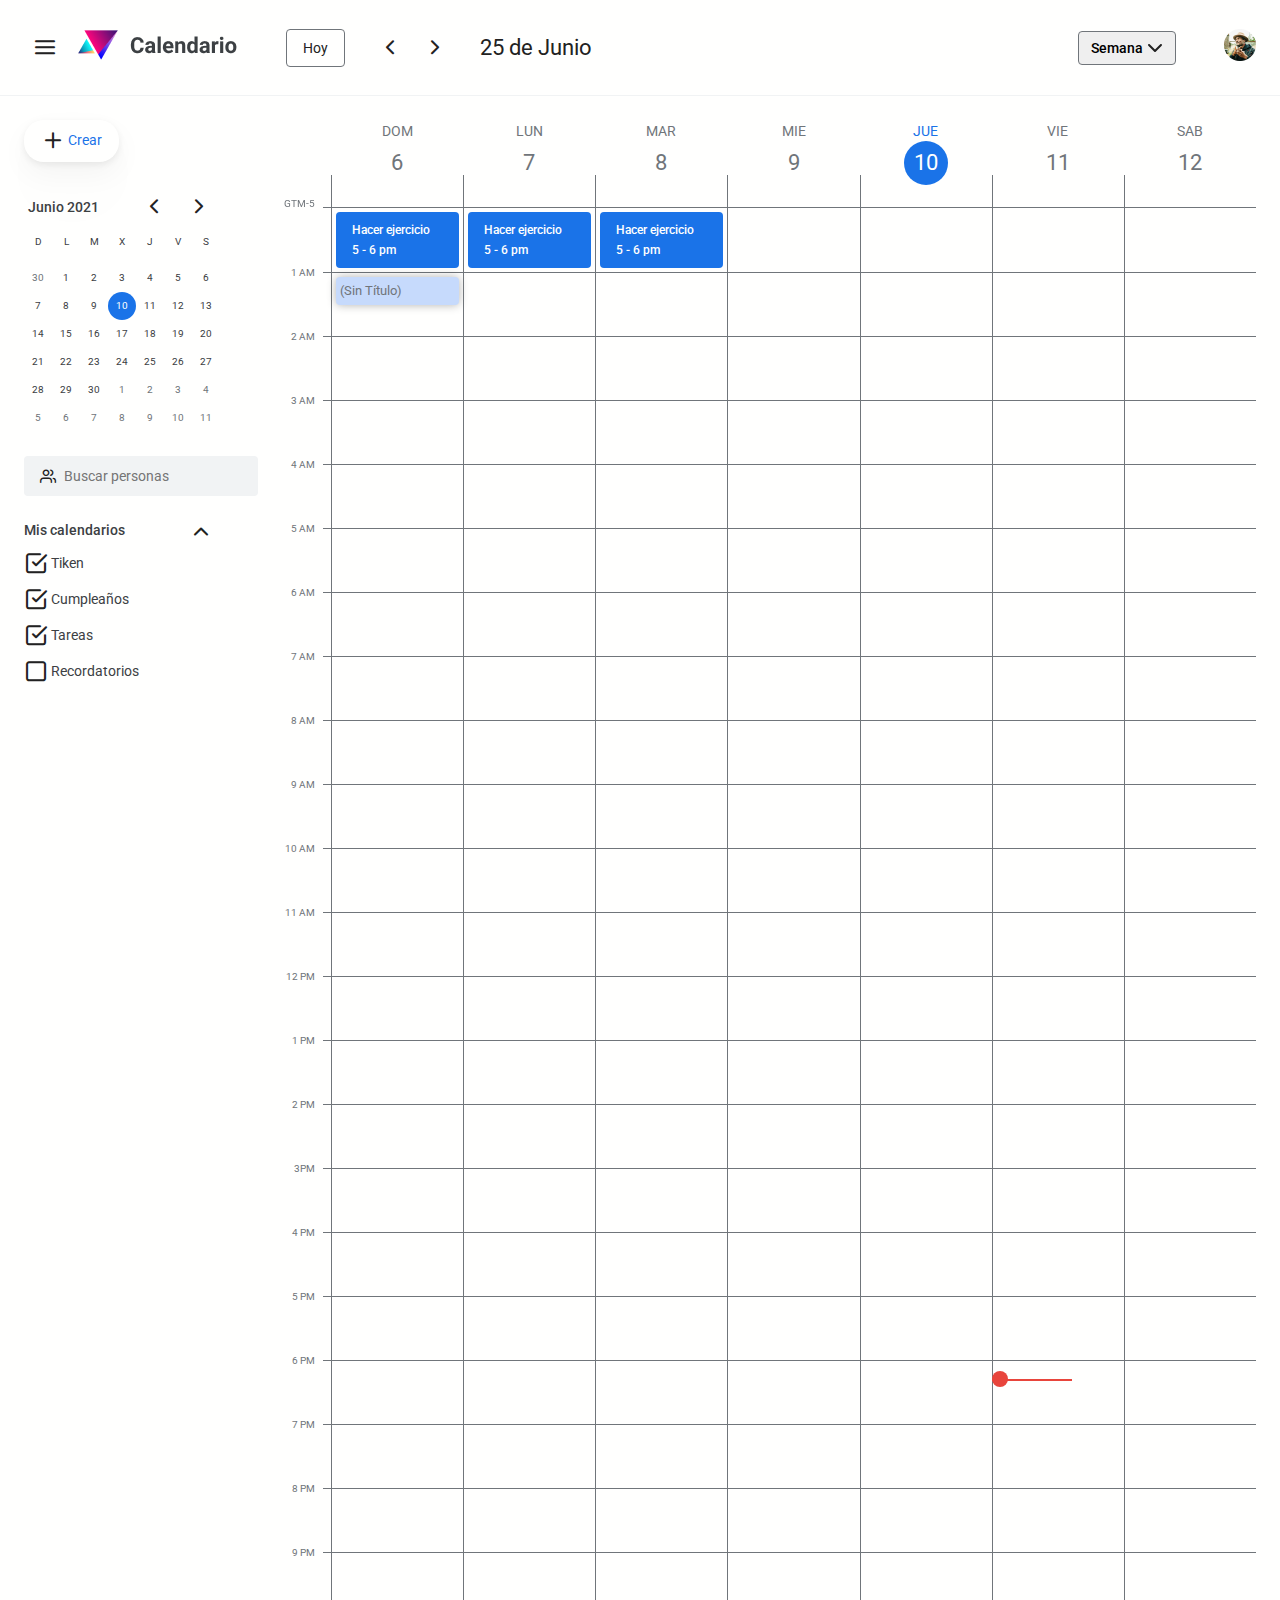
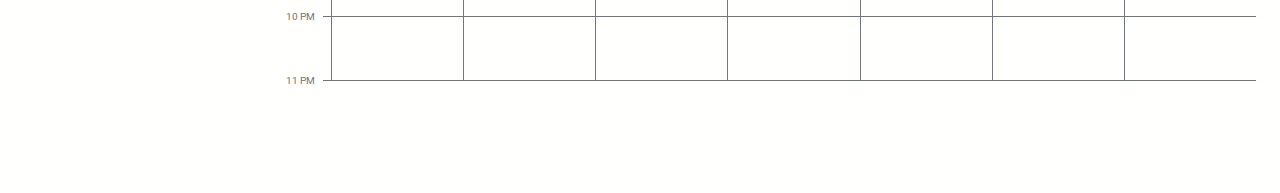
<file: index.html>
<!DOCTYPE html>
<html lang="en">
<head>
  <meta charset="UTF-8">
  <meta name="viewport" content="width=device-width, initial-scale=1.0">
  <title>Google Calendar</title>
  <link rel="stylesheet" href="./css/index.css">
  <link rel="preconnect" href="https://fonts.googleapis.com">
  <link rel="preconnect" href="https://fonts.gstatic.com" crossorigin>
  <link href="https://fonts.googleapis.com/css2?family=Roboto:wght@400;500&display=swap" rel="stylesheet">
</head>
<body>
  <div class="page">
    <header class="header">
      <div class="headerPrimary">
        <div class="headerLogo">
          <button class="button is-compact" aria-label="menu">
            <i class="icon-hamburguerButton"></i>
          </button>
          <a href="/" aria-current="page" aria-label="Calendar" tabindex="-1">
            <picture>
              <source media="(prefers-color-scheme: dark)" srcset="./assets/images/logo-dark-mode.png">
              <img src="./assets/images/logo.png" width="164px" height="48px" alt="Logo Google Calendar" />
            </picture>
          </a>
        </div>
        <div class="calendarStatus">
          <button class="button is-secondary">Hoy</button>
          <span class="calendarStatus-navigation">
            <a href="#" class="button is-compact" aria-label="Semana anterior">
              <i class="icon-chevronLeft" aria-hidden="true"></i>
            </a>
            <a href="#" class="button is-compact" aria-label="Siguiente semana">
              <i class="icon-chevronRight" aria-hidden="true"></i>
            </a>
          </span>
          <time class="calendarStatus-date" datetime="25-06-2021">25 de Junio</time>
        </div>
      </div>
      <div class="headerSecondary">
        <select class="select" name="" id="">
          <option value="">Semana</option>
          <option value="">Día</option>
        </select>
        <a href="#user">
          <img src="./assets/images/ellipse.png" width="32px" height="32px" alt="User">
        </a>
    </header>

    <div class="sidebar">

      <a class="button is-rounded is-shadowed" href="#">
        <i class="icon-plus" aria-hidden="true"></i> <span>Crear</span>
      </a>

      <div class="miniCalendar" aria-label="Calendario de navegación">
        <div class="miniCalendar-status">
          <time class="miniCalendar-date" datetime="2021-06">Junio 2021</time>
          <div class="miniCalendar-navigation">
            <a class="button is-compact" href="prevMonth" aria-label="Mes anterior">
              <i class="icon-chevronLeft" aria-hidden="true"></i>
            </a>
            <a class="button is-compact" href="#nextMonth" aria-label="Siguiente mes">
              <i class="icon-chevronRight" aria-hidden="true"></i>
            </a>
          </div>
        </div>
        <div class="miniCalendar-header">
          <span class="miniCalendar-weekDay">D</span>
          <span class="miniCalendar-weekDay">L</span>
          <span class="miniCalendar-weekDay">M</span>
          <span class="miniCalendar-weekDay">X</span>
          <span class="miniCalendar-weekDay">J</span>
          <span class="miniCalendar-weekDay">V</span>
          <span class="miniCalendar-weekDay">S</span>
        </div>
        <div class="miniCalendar-month">
          <div class="miniCalendar-monthDay is-inactive">30</div>
          <div class="miniCalendar-monthDay">1</div>
          <div class="miniCalendar-monthDay">2</div>
          <div class="miniCalendar-monthDay">3</div>
          <div class="miniCalendar-monthDay">4</div>
          <div class="miniCalendar-monthDay">5</div>
          <div class="miniCalendar-monthDay">6</div>
          <div class="miniCalendar-monthDay">7</div>
          <div class="miniCalendar-monthDay">8</div>
          <div class="miniCalendar-monthDay">9</div>
          <div class="miniCalendar-monthDay is-selected">10</div>
          <div class="miniCalendar-monthDay">11</div>
          <div class="miniCalendar-monthDay">12</div>
          <div class="miniCalendar-monthDay">13</div>
          <div class="miniCalendar-monthDay">14</div>
          <div class="miniCalendar-monthDay">15</div>
          <div class="miniCalendar-monthDay">16</div>
          <div class="miniCalendar-monthDay">17</div>
          <div class="miniCalendar-monthDay">18</div>
          <div class="miniCalendar-monthDay">19</div>
          <div class="miniCalendar-monthDay">20</div>
          <div class="miniCalendar-monthDay">21</div>
          <div class="miniCalendar-monthDay">22</div>
          <div class="miniCalendar-monthDay">23</div>
          <div class="miniCalendar-monthDay">24</div>
          <div class="miniCalendar-monthDay">25</div>
          <div class="miniCalendar-monthDay">26</div>
          <div class="miniCalendar-monthDay">27</div>
          <div class="miniCalendar-monthDay">28</div>
          <div class="miniCalendar-monthDay">29</div>
          <div class="miniCalendar-monthDay">30</div>
          <div class="miniCalendar-monthDay is-inactive">1</div>
          <div class="miniCalendar-monthDay is-inactive">2</div>
          <div class="miniCalendar-monthDay is-inactive">3</div>
          <div class="miniCalendar-monthDay is-inactive">4</div>
          <div class="miniCalendar-monthDay is-inactive">5</div>
          <div class="miniCalendar-monthDay is-inactive">6</div>
          <div class="miniCalendar-monthDay is-inactive">7</div>
          <div class="miniCalendar-monthDay is-inactive">8</div>
          <div class="miniCalendar-monthDay is-inactive">9</div>
          <div class="miniCalendar-monthDay is-inactive">10</div>
          <div class="miniCalendar-monthDay is-inactive">11</div>
        </div>
      </div>

      <form class="search" role="search" aria-label="Buscar personas">
        <i class="icon-users" aria-hidden="true"></i>
        <input type="search" placeholder="Buscar personas">
      </form>

      <div class="myCalendars" role="doc-pagelist" aria-label="Mis calendarios" role="list">
          <div class="myCalendars-text">
            <p>Mis calendarios</p>
            <span>
              <i class="icon-chevronUp" aria-hidden="true"></i>
            </span>
          </div>

          <ul aria-label="Lista de mis calendarios">

            <li>
              <i class="icon-checkSquare" aria-hidden="true"></i> Tiken
            </li>

            <li>
              <i class="icon-checkSquare" aria-hidden="true"></i> Cumpleaños
            </li>

            <li>
              <i class="icon-checkSquare" aria-hidden="true"></i> Tareas
            </li>

            <li>
              <i class="icon-check" aria-hidden="true"></i> Recordatorios
            </li>
          </ul>

      </div>

    </div>

    <main class="calendar">
      <div class="currentTime"></div>
      <div class="calendar-week">
        <div class="timezoneCell">GTM-5</div>
        <h2 class="calendarDay">
          <a href="./calendar-by-day.html" aria-label="Domingo 6 de Junio">
            <time datetime="2021-06-07">
              <span>DOM</span> <br>
              <span>6</span>
            </time>
          </a>
        </h2>
        <h2 class="calendarDay">
          <a href="./calendar-by-day.html" aria-label="Lunes 7 de Junio">
            <time datetime="07-06-2021">
              <span>LUN</span> <br>
              <span>7</span>
            </time>
          </a>
        </h2>
        <h2 class="calendarDay">
          <a href="./calendar-by-day.html" aria-label="Martes 8 de Junio">
            <time datetime="08-06-2021">
              <span>MAR</span> <br>
              <span>8</span>
            </time>
          </a>
        </h2>
        <h2 class="calendarDay">
          <a href="./calendar-by-day.html" aria-label="Miércoles 9 de Junio">
            <time datetime="09-06-2021">
              <span>MIE</span> <br>
              <span>9</span>
            </time>
          </a>
        </h2>
        <h2 class="calendarDay is-selected">
          <a href="./calendar-by-day.html" aria-label="Jueves 10 de Junio">
            <time datetime="10-06-2021">
              <span>JUE</span> <br>
              <span>10</span>
            </time>
          </a>
        </h2>
        <h2 class="calendarDay">
          <a href="./calendar-by-day.html" aria-label="Viernes 11 de Junio">
            <time datetime="11-06-2021">
              <span>VIE</span> <br>
              <span>11</span>
            </time>
          </a>
        </h2>
        <h2 class="calendarDay">
          <a href="./calendar-by-day.html" aria-label="Sábado 12 de Junio">
            <time datetime="12-06-2021">
              <span>SAB</span> <br>
              <span>12</span>
            </time>
          </a>
        </h2>
        <span class="hourCell"></span>

        <div class="taskCell">
          <div tabindex="0" class="task" aria-label="de 17:00 a 18:00, hacer ejercicio">
            <p>Hacer ejercicio</p>
            <p>
              <time datetime="17:00">5</time> - <time datetime="18:00">6 pm</time>
            </p>
          </div>
        </div>
        <div class="taskCell">
          <div tabindex="0" class="task" aria-label="de 17:00 a 18:00, hacer ejercicio">
            <p>Hacer ejercicio</p>
            <p>
              <time datetime="17:00">5</time> - <time datetime="18:00">6 pm</time>
            </p>
          </div>
        </div>
        <div class="taskCell">
          <div tabindex="0" class="task" aria-label="de 17:00 a 18:00, hacer ejercicio">
            <p>Hacer ejercicio</p>
            <p>
              <time datetime="17:00">5</time> - <time datetime="18:00">6 pm</time>
            </p>
          </div>
        </div>
        <div class="taskCell"></div>
        <div class="taskCell"></div>
        <div class="taskCell"></div>
        <div class="taskCell"></div>
        <span class="hourCell">1 AM</span>
        <div class="taskCell is-active">
        </div>
        <div class="taskCell">
        </div>
        <div class="taskCell">
        </div>
        <div class="taskCell"></div>
        <div class="taskCell"></div>
        <div class="taskCell"></div>
        <div class="taskCell"></div>
        <span class="hourCell">2 AM</span>
        <div class="taskCell">
        </div>
        <div class="taskCell">
        </div>
        <div class="taskCell">
        </div>
        <div class="taskCell"></div>
        <div class="taskCell"></div>
        <div class="taskCell"></div>
        <div class="taskCell"></div>
        <span class="hourCell">3 AM</span>
        <div class="taskCell">
        </div>
        <div class="taskCell">
        </div>
        <div class="taskCell">
        </div>
        <div class="taskCell"></div>
        <div class="taskCell"></div>
        <div class="taskCell"></div>
        <div class="taskCell"></div>
        <span class="hourCell">4 AM</span>
        <div class="taskCell">
        </div>
        <div class="taskCell">
        </div>
        <div class="taskCell">
        </div>
        <div class="taskCell"></div>
        <div class="taskCell"></div>
        <div class="taskCell"></div>
        <div class="taskCell"></div>
        <span class="hourCell">5 AM</span>
        <div class="taskCell">
        </div>
        <div class="taskCell">
        </div>
        <div class="taskCell">
        </div>
        <div class="taskCell"></div>
        <div class="taskCell"></div>
        <div class="taskCell"></div>
        <div class="taskCell"></div>
        <span class="hourCell">6 AM</span>
        <div class="taskCell">
        </div>
        <div class="taskCell">
        </div>
        <div class="taskCell">
        </div>
        <div class="taskCell"></div>
        <div class="taskCell"></div>
        <div class="taskCell"></div>
        <div class="taskCell"></div>
        <span class="hourCell">7 AM</span>
        <div class="taskCell">
        </div>
        <div class="taskCell">
        </div>
        <div class="taskCell">
        </div>
        <div class="taskCell"></div>
        <div class="taskCell"></div>
        <div class="taskCell"></div>
        <div class="taskCell"></div>
        <span class="hourCell">8 AM</span>
        <div class="taskCell">
        </div>
        <div class="taskCell">
        </div>
        <div class="taskCell">
        </div>
        <div class="taskCell"></div>
        <div class="taskCell"></div>
        <div class="taskCell"></div>
        <div class="taskCell"></div>
        <span class="hourCell">9 AM</span>
        <div class="taskCell">
        </div>
        <div class="taskCell">
        </div>
        <div class="taskCell">
        </div>
        <div class="taskCell"></div>
        <div class="taskCell"></div>
        <div class="taskCell"></div>
        <div class="taskCell"></div>
        <span class="hourCell">10 AM</span>
        <div class="taskCell">
        </div>
        <div class="taskCell">
        </div>
        <div class="taskCell">
        </div>
        <div class="taskCell"></div>
        <div class="taskCell"></div>
        <div class="taskCell"></div>
        <div class="taskCell"></div>
        <span class="hourCell">11 AM</span>
        <div class="taskCell">
        </div>
        <div class="taskCell">
        </div>
        <div class="taskCell">
        </div>
        <div class="taskCell"></div>
        <div class="taskCell"></div>
        <div class="taskCell"></div>
        <div class="taskCell"></div>
        <span class="hourCell">12 PM</span>
        <div class="taskCell">
        </div>
        <div class="taskCell">
        </div>
        <div class="taskCell">
        </div>
        <div class="taskCell"></div>
        <div class="taskCell"></div>
        <div class="taskCell"></div>
        <div class="taskCell"></div>
        <span class="hourCell">1 PM</span>
        <div class="taskCell">
        </div>
        <div class="taskCell">
        </div>
        <div class="taskCell">
        </div>
        <div class="taskCell"></div>
        <div class="taskCell"></div>
        <div class="taskCell"></div>
        <div class="taskCell"></div>
        <span class="hourCell">2 PM</span>
        <div class="taskCell">
        </div>
        <div class="taskCell">
        </div>
        <div class="taskCell">
        </div>
        <div class="taskCell"></div>
        <div class="taskCell"></div>
        <div class="taskCell"></div>
        <div class="taskCell"></div>
        <span class="hourCell">3PM</span>
        <div class="taskCell">
        </div>
        <div class="taskCell">
        </div>
        <div class="taskCell">
        </div>
        <div class="taskCell"></div>
        <div class="taskCell"></div>
        <div class="taskCell"></div>
        <div class="taskCell"></div>
        <span class="hourCell">4 PM</span>
        <div class="taskCell">
        </div>
        <div class="taskCell">
        </div>
        <div class="taskCell">
        </div>
        <div class="taskCell"></div>
        <div class="taskCell"></div>
        <div class="taskCell"></div>
        <div class="taskCell"></div>
        <span class="hourCell">5 PM</span>
        <div class="taskCell">
        </div>
        <div class="taskCell">
        </div>
        <div class="taskCell">
        </div>
        <div class="taskCell"></div>
        <div class="taskCell"></div>
        <div class="taskCell"></div>
        <div class="taskCell"></div>
        <span class="hourCell">6 PM</span>
        <div class="taskCell">
        </div>
        <div class="taskCell">
        </div>
        <div class="taskCell">
        </div>
        <div class="taskCell"></div>
        <div class="taskCell"></div>
        <div class="taskCell"></div>
        <div class="taskCell"></div>
        <span class="hourCell">7 PM</span>
        <div class="taskCell">
        </div>
        <div class="taskCell">
        </div>
        <div class="taskCell">
        </div>
        <div class="taskCell"></div>
        <div class="taskCell"></div>
        <div class="taskCell"></div>
        <div class="taskCell"></div>
        <span class="hourCell">8 PM</span>
        <div class="taskCell">
        </div>
        <div class="taskCell">
        </div>
        <div class="taskCell">
        </div>
        <div class="taskCell"></div>
        <div class="taskCell"></div>
        <div class="taskCell"></div>
        <div class="taskCell"></div>
        <span class="hourCell">9 PM</span>
        <div class="taskCell">
        </div>
        <div class="taskCell">
        </div>
        <div class="taskCell">
        </div>
        <div class="taskCell"></div>
        <div class="taskCell"></div>
        <div class="taskCell"></div>
        <div class="taskCell"></div>
        <span class="hourCell">10 PM</span>
        <div class="taskCell">
        </div>
        <div class="taskCell">
        </div>
        <div class="taskCell">
        </div>
        <div class="taskCell"></div>
        <div class="taskCell"></div>
        <div class="taskCell"></div>
        <div class="taskCell"></div>
        <span class="hourCell">11 PM</span>
      </div>
    </main>

  </div>

  <!-- MODAL -->

  <div>
    <dialog class="modal">
      <form class="createTask">
        <div class="input is-outstanding">
          <div class="input-body">
            <input required name="title" type="text" placeholder="Añade un título">
          </div>
        </div>
        <div class="input">
          <i class="icon-clock"></i>
          <div class="input-body">
            <input type="date" name="date" required>
            <input type="time" name="time-start" required>
            <input type="time" name="time-end" required>
          </div>
        </div>

        <div class="input">
          <i class="icon-users"></i>
          <div class="input-body">
            <input type="text" list="guests" name="guests" placeholder="Agregar invitados" required>
            <datalist id="guests">
              <option value="Leonidas"></option>
              <option value="Carlos"></option>
              <option value="Cristopher"></option>
              <option value="Miguel"></option>
              <option value="Sandra"></option>
            </datalist>
          </div>
        </div>
        <div class="input">
          <i class="icon-gps"></i>
          <div class="input-body">
            <input name="location" type="text" placeholder="Agregar ubicación">
          </div>
        </div>
        <div class="input">
          <i class="icon-text"></i>
          <div class="input-body">
            <input type="file" multiple>
          </div>
        </div>
        <div class="input">
          <i class="icon-text"></i>
          <div class="input-body">
            <textarea name="description" id="" cols="30" rows="2" placeholder="Agregar descripción"></textarea>
          </div>
        </div>
      </form>
      <div class="modal-actions">
        <button class="button" id="close-modal">
          Cancelar
        </button>
        <button class="button is-primary">
          Guardar
        </button>
      </div>
    </dialog>
  </div>

  <script src="./js/app.js" type="module"></script>
</body>
</html>
</file>
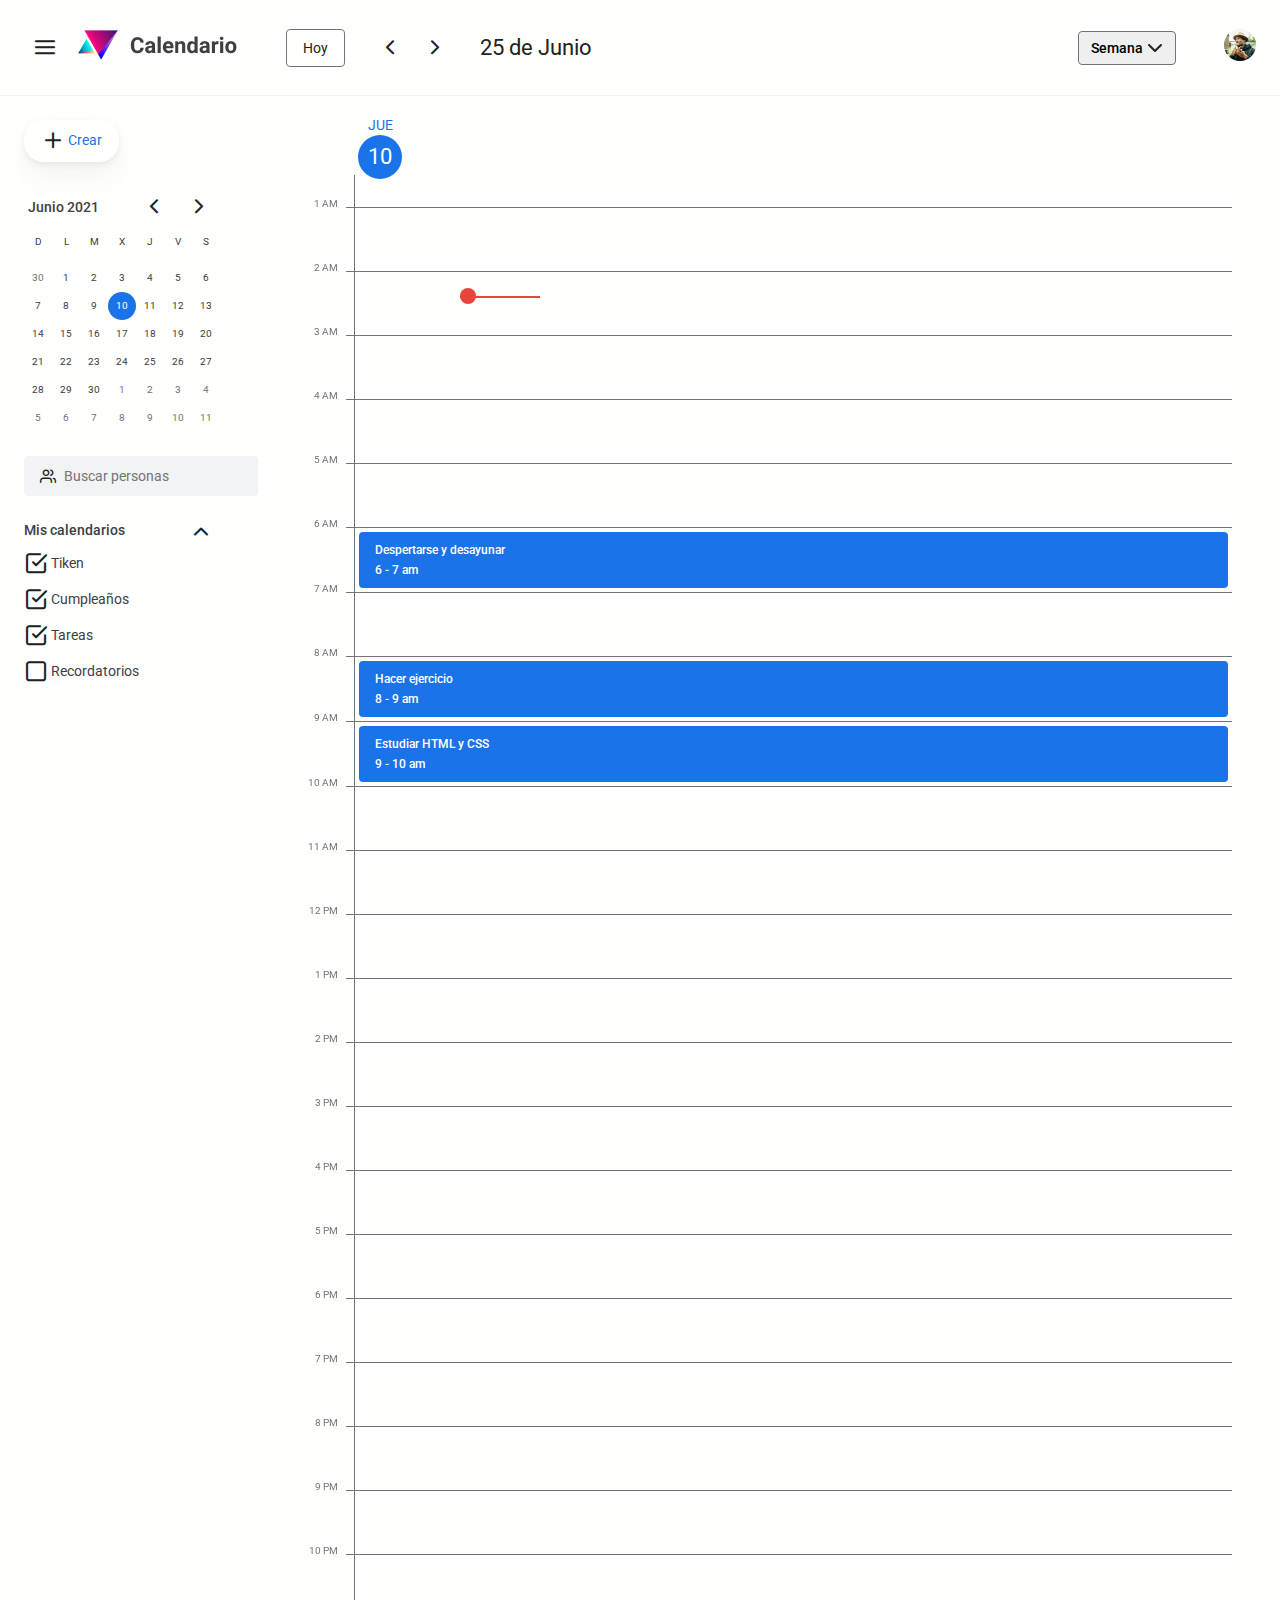
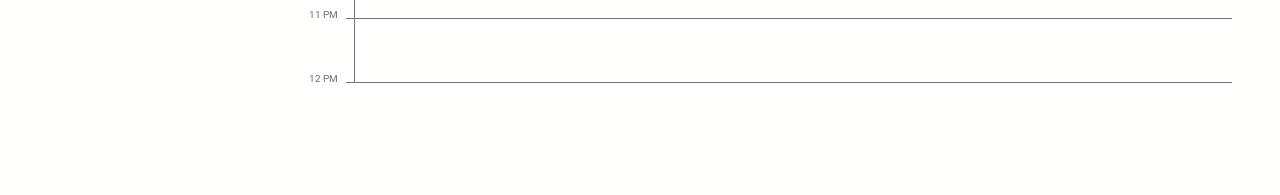
<file: calendar-by-day.html>
<!DOCTYPE html>
<html lang="en">
<head>
  <meta charset="UTF-8">
  <meta name="viewport" content="width=device-width, initial-scale=1.0">
  <title>Google Calendar - Jueves 10 de Junio</title>
  <link rel="stylesheet" href="./css/index.css">
  <link rel="preconnect" href="https://fonts.googleapis.com">
  <link rel="preconnect" href="https://fonts.gstatic.com" crossorigin>
  <link href="https://fonts.googleapis.com/css2?family=Roboto:wght@400;500&display=swap" rel="stylesheet">
</head>
<body>
  <div class="page">
    <header class="header">
      <div class="headerPrimary">
        <div class="headerLogo">
          <button class="button is-compact" aria-label="menu">
            <i class="icon-hamburguerButton"></i>
          </button>
          <a href="/" aria-current="page" aria-label="Calendar" tabindex="-1">
            <picture>
              <source media="(prefers-color-scheme: dark)" srcset="./assets/images/logo-dark-mode.png">
              <img src="./assets/images/logo.png" width="164px" height="48px" alt="Logo Google Calendar" />
            </picture>
          </a>
        </div>
        <div class="calendarStatus">
          <button class="button is-secondary">Hoy</button>
          <span class="calendarStatus-navigation">
            <a href="#" class="button is-compact" aria-label="Semana anterior">
              <i class="icon-chevronLeft" aria-hidden="true"></i>
            </a>
            <a href="#" class="button is-compact" aria-label="Siguiente semana">
              <i class="icon-chevronRight" aria-hidden="true"></i>
            </a>
          </span>
          <time class="calendarStatus-date" datetime="25-06-2021">25 de Junio</time>
        </div>
      </div>
      <div class="headerSecondary">
        <select class="select" name="" id="">
          <option value="">Semana</option>
          <option value="">Día</option>
        </select>
        <a href="#user">
          <img src="./assets/images/ellipse.png" width="32px" height="32px" alt="User">
        </a>
    </header>

    <div class="sidebar">

      <a class="button is-rounded is-shadowed" href="#">
        <i class="icon-plus" aria-hidden="true"></i> <span>Crear</span>
      </a>

      <div class="miniCalendar" aria-label="Calendario de navegación">
        <div class="miniCalendar-status">
          <time class="miniCalendar-date" datetime="2021-06">Junio 2021</time>
          <div class="miniCalendar-navigation">
            <a class="button is-compact" href="prevMonth" aria-label="Mes anterior">
              <i class="icon-chevronLeft" aria-hidden="true"></i>
            </a>
            <a class="button is-compact" href="#nextMonth" aria-label="Siguiente mes">
              <i class="icon-chevronRight" aria-hidden="true"></i>
            </a>
          </div>
        </div>
        <div class="miniCalendar-header">
          <span class="miniCalendar-weekDay">D</span>
          <span class="miniCalendar-weekDay">L</span>
          <span class="miniCalendar-weekDay">M</span>
          <span class="miniCalendar-weekDay">X</span>
          <span class="miniCalendar-weekDay">J</span>
          <span class="miniCalendar-weekDay">V</span>
          <span class="miniCalendar-weekDay">S</span>
        </div>
        <div class="miniCalendar-month">
          <div class="miniCalendar-monthDay is-inactive">30</div>
          <div class="miniCalendar-monthDay">1</div>
          <div class="miniCalendar-monthDay">2</div>
          <div class="miniCalendar-monthDay">3</div>
          <div class="miniCalendar-monthDay">4</div>
          <div class="miniCalendar-monthDay">5</div>
          <div class="miniCalendar-monthDay">6</div>
          <div class="miniCalendar-monthDay">7</div>
          <div class="miniCalendar-monthDay">8</div>
          <div class="miniCalendar-monthDay">9</div>
          <div class="miniCalendar-monthDay is-selected">10</div>
          <div class="miniCalendar-monthDay">11</div>
          <div class="miniCalendar-monthDay">12</div>
          <div class="miniCalendar-monthDay">13</div>
          <div class="miniCalendar-monthDay">14</div>
          <div class="miniCalendar-monthDay">15</div>
          <div class="miniCalendar-monthDay">16</div>
          <div class="miniCalendar-monthDay">17</div>
          <div class="miniCalendar-monthDay">18</div>
          <div class="miniCalendar-monthDay">19</div>
          <div class="miniCalendar-monthDay">20</div>
          <div class="miniCalendar-monthDay">21</div>
          <div class="miniCalendar-monthDay">22</div>
          <div class="miniCalendar-monthDay">23</div>
          <div class="miniCalendar-monthDay">24</div>
          <div class="miniCalendar-monthDay">25</div>
          <div class="miniCalendar-monthDay">26</div>
          <div class="miniCalendar-monthDay">27</div>
          <div class="miniCalendar-monthDay">28</div>
          <div class="miniCalendar-monthDay">29</div>
          <div class="miniCalendar-monthDay">30</div>
          <div class="miniCalendar-monthDay is-inactive">1</div>
          <div class="miniCalendar-monthDay is-inactive">2</div>
          <div class="miniCalendar-monthDay is-inactive">3</div>
          <div class="miniCalendar-monthDay is-inactive">4</div>
          <div class="miniCalendar-monthDay is-inactive">5</div>
          <div class="miniCalendar-monthDay is-inactive">6</div>
          <div class="miniCalendar-monthDay is-inactive">7</div>
          <div class="miniCalendar-monthDay is-inactive">8</div>
          <div class="miniCalendar-monthDay is-inactive">9</div>
          <div class="miniCalendar-monthDay is-inactive">10</div>
          <div class="miniCalendar-monthDay is-inactive">11</div>
        </div>
      </div>

      <form class="search" role="search" aria-label="Buscar personas">
        <i class="icon-users" aria-hidden="true"></i>
        <input type="search" placeholder="Buscar personas">
      </form>

      <div class="myCalendars" role="doc-pagelist" aria-label="Mis calendarios" role="list">
          <div class="myCalendars-text">
            <p>Mis calendarios</p>
            <span>
              <i class="icon-chevronUp" aria-hidden="true"></i>
            </span>
          </div>

          <ul aria-label="Lista de mis calendarios">

            <li>
              <i class="icon-checkSquare" aria-hidden="true"></i> Tiken
            </li>

            <li>
              <i class="icon-checkSquare" aria-hidden="true"></i> Cumpleaños
            </li>

            <li>
              <i class="icon-checkSquare" aria-hidden="true"></i> Tareas
            </li>

            <li>
              <i class="icon-check" aria-hidden="true"></i> Recordatorios
            </li>
          </ul>

      </div>

    </div>

    <main class="calendar">
      <div class="currentTime"></div>
      <div class="calendar-day">
        <div class="timezoneCell">1 AM</div>
          <h2 class="calendarDay is-selected">
            <a href="#" aria-label="Jueves 10 de Junio">
              <time datetime="10-06-2021">
                <span>JUE</span> <br>
                <span>10</span>
              </time>
            </a>
          </h2>

      <!-- ROW -->

      <div class="timezoneCell">2 AM</div>
      <div class="taskCell"></div>

      <!-- ROW -->

      <div class="timezoneCell">3 AM</div>
      <div class="taskCell"></div>

      <!-- ROW -->

      <div class="timezoneCell">4 AM</div>
      <div class="taskCell"></div>

      <!-- ROW -->

      <div class="timezoneCell">5 AM</div>
      <div class="taskCell"></div>

      <!-- ROW -->

      <div class="timezoneCell">6 AM</div>
      <div class="taskCell"></div>

      <!-- ROW -->

      <div class="timezoneCell">7 AM</div>
      <div class="taskCell">
        <div tabindex="0" class="task" aria-label="de 6:00 a 7:00, despertarse y desayunar">
          <p>Despertarse y desayunar</p>
          <p>
            <time datetime="6:00">6</time> - <time datetime="7:00">7 am</time>
          </p>
        </div>
      </div>

      <!-- ROW -->

      <div class="timezoneCell">8 AM</div>
      <div class="taskCell"></div>

      <!-- ROW -->

      <div class="timezoneCell">9 AM</div>
      <div class="taskCell">
        <div tabindex="0" class="task" aria-label="de 8:00 a 9:00, hacer ejercicio">
          <p>Hacer ejercicio</p>
          <p>
            <time datetime="8:00">8</time> - <time datetime="18:00">9 am</time>
          </p>
        </div>
      </div>

      <!-- ROW -->

      <div class="timezoneCell">10 AM</div>
      <div class="taskCell">
        <div tabindex="0" class="task" aria-label="de 9:00 a 10:00, estudiar HTML y CSS">
          <p>Estudiar HTML y CSS</p>
          <p>
            <time datetime="9:00">9</time> - <time datetime="10:00">10 am</time>
          </p>
        </div>
      </div>

      <!-- ROW -->

      <div class="timezoneCell">11 AM</div>
      <div class="taskCell"></div>

      <!-- ROW -->

      <div class="timezoneCell">12 PM</div>
      <div class="taskCell"></div>

      <!-- ROW -->

      <div class="timezoneCell">1 PM</div>
      <div class="taskCell"></div>

      <!-- ROW -->

      <div class="timezoneCell">2 PM</div>
      <div class="taskCell"></div>

      <!-- ROW -->

      <div class="timezoneCell">3 PM</div>
      <div class="taskCell"></div>

      <!-- ROW -->

      <div class="timezoneCell">4 PM</div>
      <div class="taskCell"></div>

      <!-- ROW -->

      <div class="timezoneCell">5 PM</div>
      <div class="taskCell"></div>

      <!-- ROW -->

      <div class="timezoneCell">6 PM</div>
      <div class="taskCell"></div>

      <!-- ROW -->

      <div class="timezoneCell">7 PM</div>
      <div class="taskCell"></div>

      <!-- ROW -->

      <div class="timezoneCell">8 PM</div>
      <div class="taskCell"></div>

      <!-- ROW -->

      <div class="timezoneCell">9 PM</div>
      <div class="taskCell"></div>

      <!-- ROW -->

      <div class="timezoneCell">10 PM</div>
      <div class="taskCell"></div>

      <!-- ROW -->

      <div class="timezoneCell">11 PM</div>
      <div class="taskCell"></div>

      <!-- ROW -->

      <div class="timezoneCell">12 PM</div>
      <div class="taskCell"></div>
    </div>


          </div>
        </div>
      </div>

    </main>

  </div>

  <!-- MODAL -->

  <div>
    <dialog class="modal">
      <form class="createTask">
        <div class="input is-outstanding">
          <div class="input-body">
            <input required name="title" type="text" placeholder="Añade un título">
          </div>
        </div>
        <div class="input">
          <i class="icon-clock"></i>
          <div class="input-body">
            <input type="date" name="date" required>
            <input type="time" name="time-start" required>
            <input type="time" name="time-end" required>
          </div>
        </div>

        <div class="input">
          <i class="icon-users"></i>
          <div class="input-body">
            <input type="text" list="guests" name="guests" placeholder="Agregar invitados" required>
            <datalist id="guests">
              <option value="Leonidas"></option>
              <option value="Carlos"></option>
              <option value="Cristopher"></option>
              <option value="Miguel"></option>
              <option value="Sandra"></option>
            </datalist>
          </div>
        </div>
        <div class="input">
          <i class="icon-gps"></i>
          <div class="input-body">
            <input name="location" type="text" placeholder="Agregar ubicación">
          </div>
        </div>
        <div class="input">
          <i class="icon-text"></i>
          <div class="input-body">
            <input type="file" multiple>
          </div>
        </div>
        <div class="input">
          <i class="icon-text"></i>
          <div class="input-body">
            <textarea name="description" id="" cols="30" rows="2" placeholder="Agregar descripción"></textarea>
          </div>
        </div>
      </form>
      <div class="modal-actions">
        <button class="button" id="close-modal">
          Cancelar
        </button>
        <button class="button is-primary">
          Guardar
        </button>
      </div>
    </dialog>
  </div>

  <script src="./js/app.js" type="module"></script>
</body>
</html>
</file>
<file: css/index.css>
@import "../css/global.css";
@import "../css/icons.css";
@import "../css/page.css";
@import "../css/calendar.css";
@import "../css/calendar-day.css";
@import "../css/timezone-cell.css";
@import "../css/hour-cell.css";
@import "../css/current-time.css";
@import "../css/button.css";
@import "../css/select.css";
@import "../css/calendar-status.css";
@import "../css/header.css";
@import "../css/mini-calendar.css";
@import "../css/sidebar.css";
@import "../css/search.css";
@import "../css/my-calendars.css";
@import "../css/modal.css";
@import "../css/input.css";
@import "../css/create-task.css";
</file>
